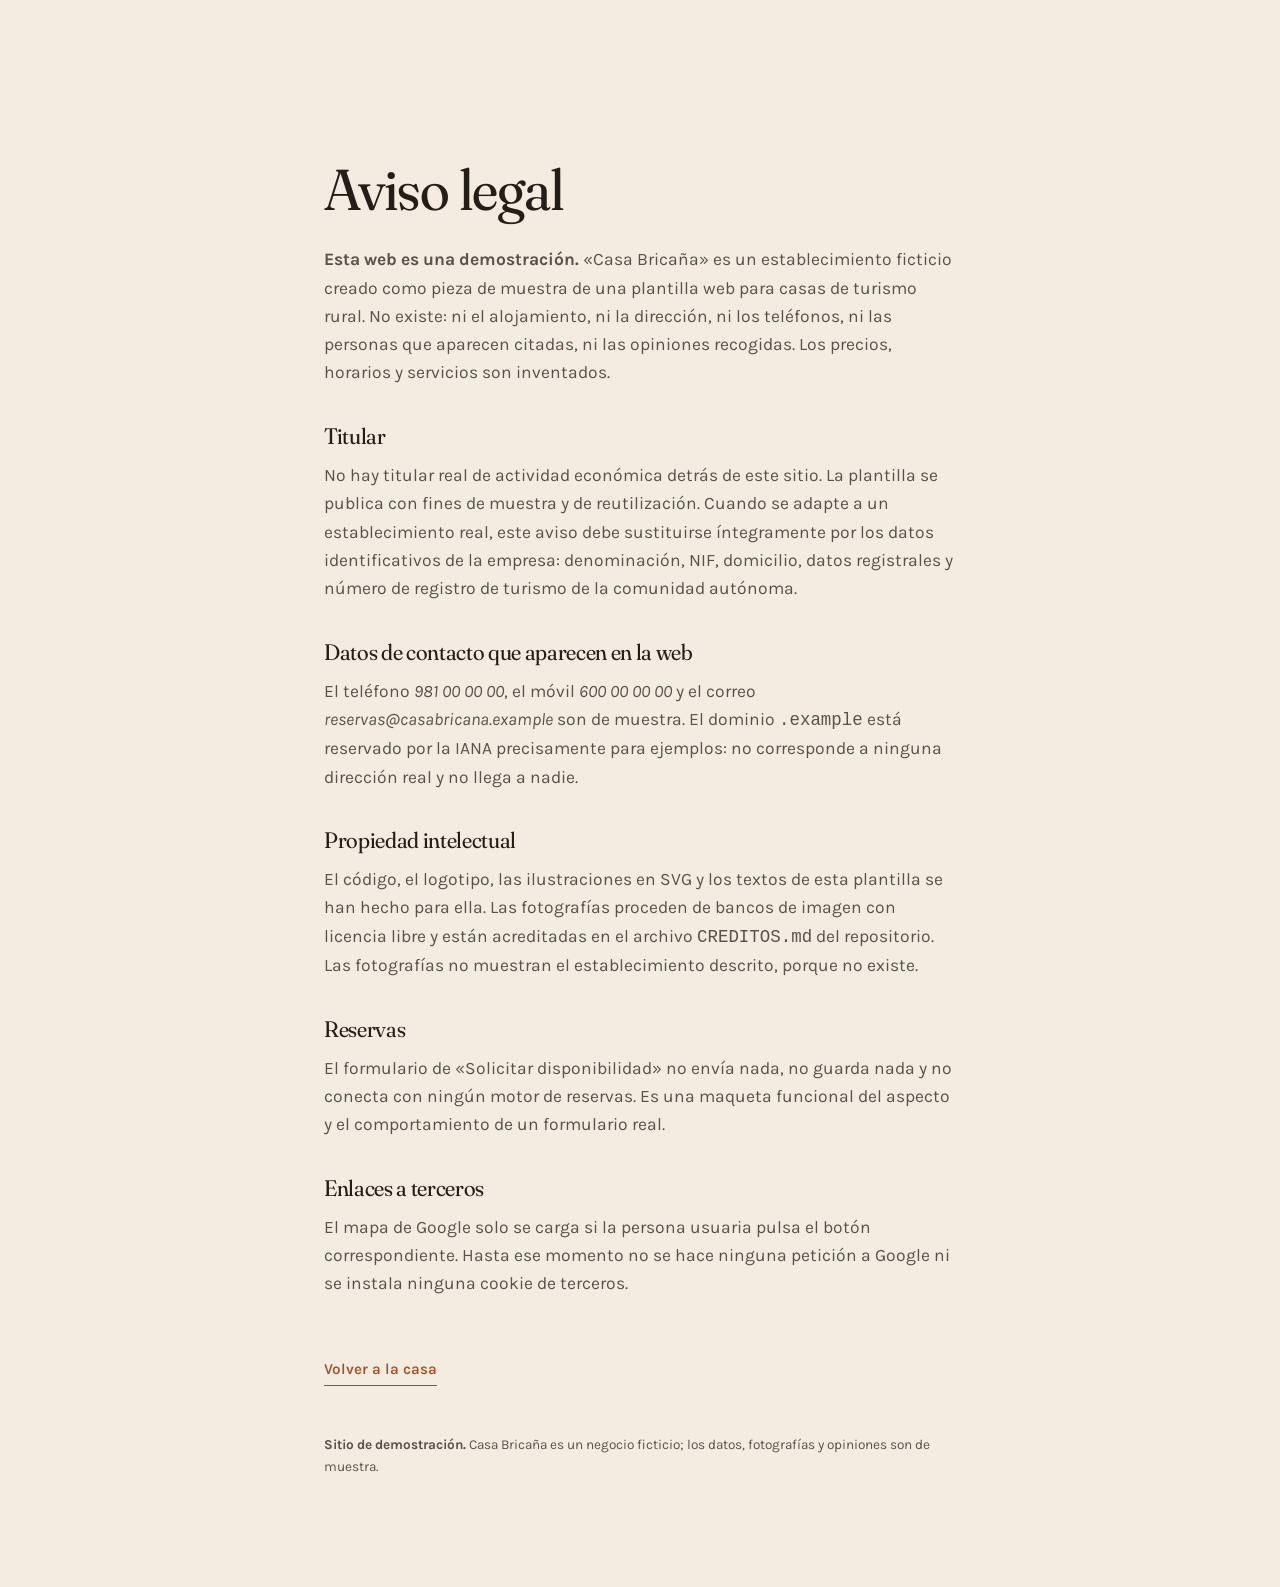
<file: aviso-legal.html>
<!DOCTYPE html>
<!-- SITIO DE DEMOSTRACIÓN — Casa Bricaña es un negocio ficticio. -->
<html lang="es">
<head>
<meta charset="utf-8">
<meta name="viewport" content="width=device-width, initial-scale=1">
<meta name="robots" content="noindex, nofollow">
<title>Aviso legal · Casa Bricaña</title>
<link rel="icon" href="favicon.svg" type="image/svg+xml">
<link rel="preconnect" href="https://fonts.googleapis.com">
<link rel="preconnect" href="https://fonts.gstatic.com" crossorigin>
<link href="https://fonts.googleapis.com/css2?family=Fraunces:ital,opsz,wght@0,9..144,300..900;1,9..144,300..900&family=Karla:ital,wght@0,300..700;1,300..600&display=swap" rel="stylesheet">
<link rel="stylesheet" href="css/estilo.css">
</head>
<body>
<main class="texto-legal">
  <h1>Aviso legal</h1>

  <p><strong>Esta web es una demostración.</strong> «Casa Bricaña» es un
  establecimiento ficticio creado como pieza de muestra de una plantilla web
  para casas de turismo rural. No existe: ni el alojamiento, ni la dirección,
  ni los teléfonos, ni las personas que aparecen citadas, ni las opiniones
  recogidas. Los precios, horarios y servicios son inventados.</p>

  <h2>Titular</h2>
  <p>No hay titular real de actividad económica detrás de este sitio. La
  plantilla se publica con fines de muestra y de reutilización. Cuando se
  adapte a un establecimiento real, este aviso debe sustituirse íntegramente
  por los datos identificativos de la empresa: denominación, NIF, domicilio,
  datos registrales y número de registro de turismo de la comunidad
  autónoma.</p>

  <h2>Datos de contacto que aparecen en la web</h2>
  <p>El teléfono <em>981 00 00 00</em>, el móvil <em>600 00 00 00</em> y el
  correo <em>reservas@casabricana.example</em> son de muestra. El dominio
  <code>.example</code> está reservado por la IANA precisamente para ejemplos:
  no corresponde a ninguna dirección real y no llega a nadie.</p>

  <h2>Propiedad intelectual</h2>
  <p>El código, el logotipo, las ilustraciones en SVG y los textos de esta
  plantilla se han hecho para ella. Las fotografías proceden de bancos de
  imagen con licencia libre y están acreditadas en el archivo
  <code>CREDITOS.md</code> del repositorio. Las fotografías no muestran el
  establecimiento descrito, porque no existe.</p>

  <h2>Reservas</h2>
  <p>El formulario de «Solicitar disponibilidad» no envía nada, no guarda nada
  y no conecta con ningún motor de reservas. Es una maqueta funcional del
  aspecto y el comportamiento de un formulario real.</p>

  <h2>Enlaces a terceros</h2>
  <p>El mapa de Google solo se carga si la persona usuaria pulsa el botón
  correspondiente. Hasta ese momento no se hace ninguna petición a Google ni
  se instala ninguna cookie de terceros.</p>

  <p><a class="volver enlace-flecha" href="index.html">Volver a la casa</a></p>

  <p style="margin-top:3rem;font-size:.85rem"><strong>Sitio de demostración.</strong>
  Casa Bricaña es un negocio ficticio; los datos, fotografías y opiniones son de muestra.</p>
</main>
</body>
</html>
</file>
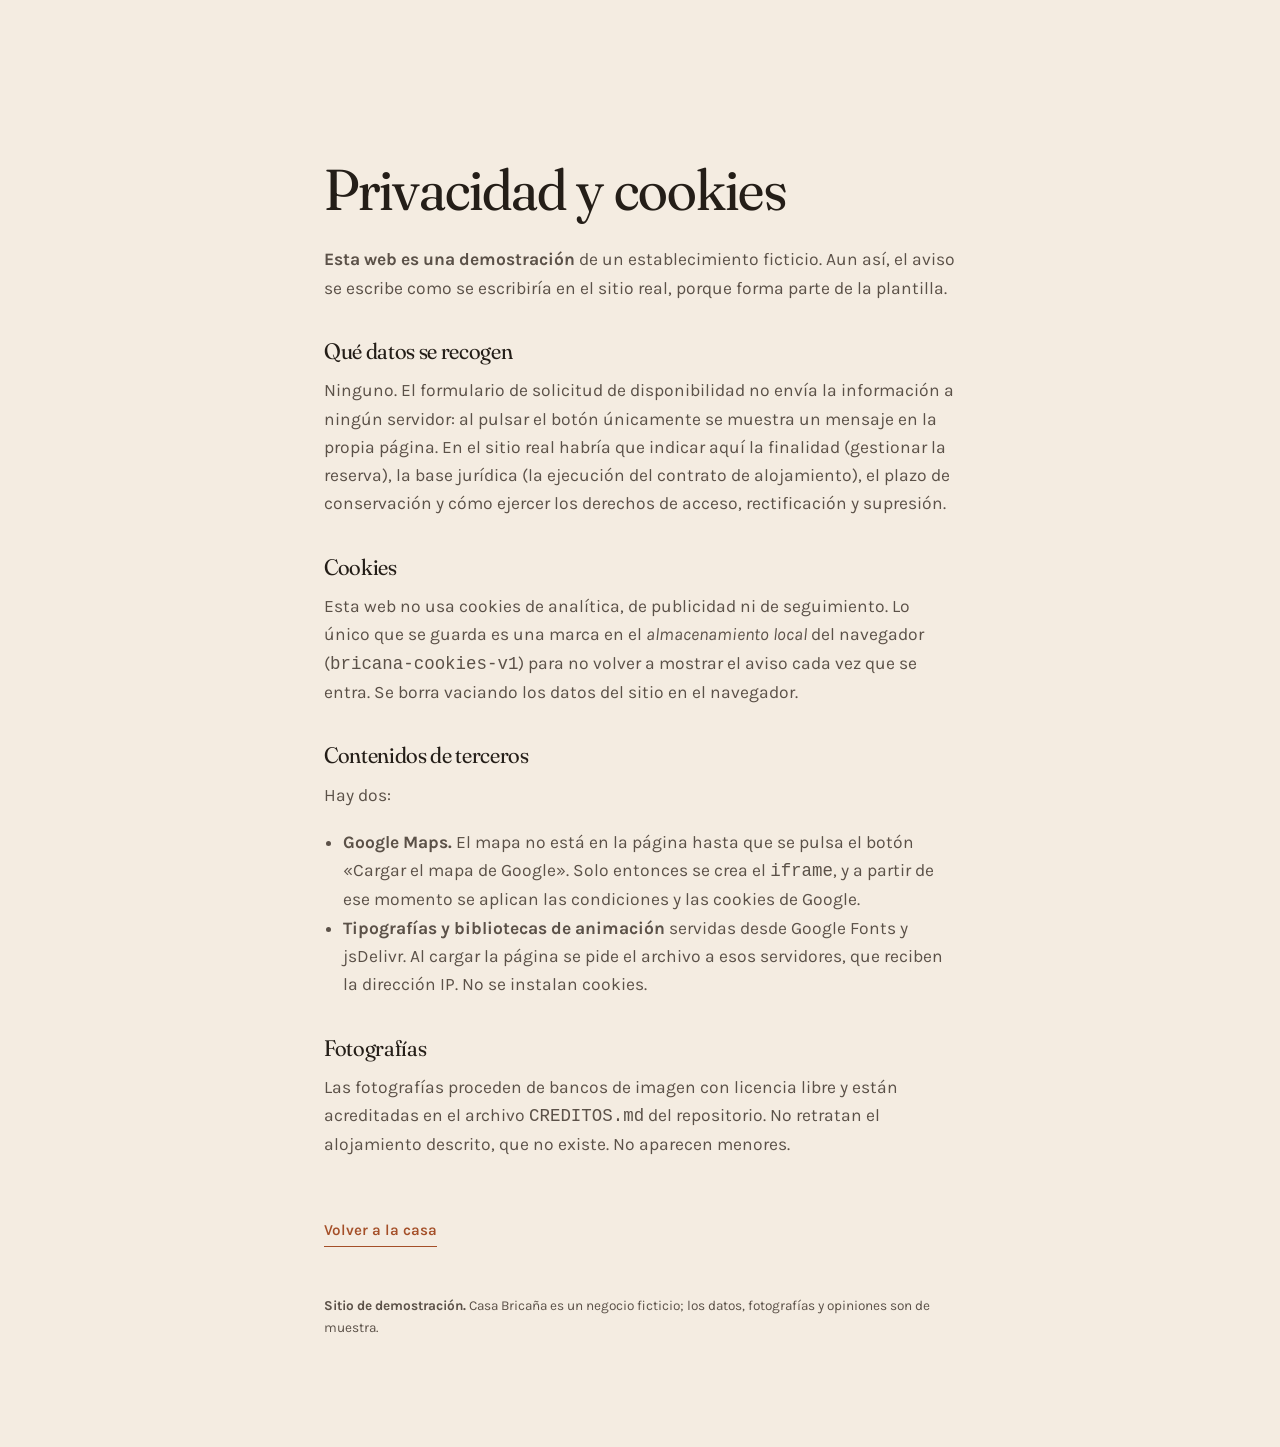
<file: privacidad.html>
<!DOCTYPE html>
<!-- SITIO DE DEMOSTRACIÓN — Casa Bricaña es un negocio ficticio. -->
<html lang="es">
<head>
<meta charset="utf-8">
<meta name="viewport" content="width=device-width, initial-scale=1">
<meta name="robots" content="noindex, nofollow">
<title>Privacidad y cookies · Casa Bricaña</title>
<link rel="icon" href="favicon.svg" type="image/svg+xml">
<link rel="preconnect" href="https://fonts.googleapis.com">
<link rel="preconnect" href="https://fonts.gstatic.com" crossorigin>
<link href="https://fonts.googleapis.com/css2?family=Fraunces:ital,opsz,wght@0,9..144,300..900;1,9..144,300..900&family=Karla:ital,wght@0,300..700;1,300..600&display=swap" rel="stylesheet">
<link rel="stylesheet" href="css/estilo.css">
</head>
<body>
<main class="texto-legal">
  <h1>Privacidad y cookies</h1>

  <p><strong>Esta web es una demostración</strong> de un establecimiento
  ficticio. Aun así, el aviso se escribe como se escribiría en el sitio real,
  porque forma parte de la plantilla.</p>

  <h2>Qué datos se recogen</h2>
  <p>Ninguno. El formulario de solicitud de disponibilidad no envía la
  información a ningún servidor: al pulsar el botón únicamente se muestra un
  mensaje en la propia página. En el sitio real habría que indicar aquí la
  finalidad (gestionar la reserva), la base jurídica (la ejecución del contrato
  de alojamiento), el plazo de conservación y cómo ejercer los derechos de
  acceso, rectificación y supresión.</p>

  <h2>Cookies</h2>
  <p>Esta web no usa cookies de analítica, de publicidad ni de seguimiento. Lo
  único que se guarda es una marca en el <em>almacenamiento local</em> del
  navegador (<code>bricana-cookies-v1</code>) para no volver a mostrar el aviso
  cada vez que se entra. Se borra vaciando los datos del sitio en el
  navegador.</p>

  <h2>Contenidos de terceros</h2>
  <p>Hay dos:</p>
  <ul>
    <li><strong>Google Maps.</strong> El mapa no está en la página hasta que se
    pulsa el botón «Cargar el mapa de Google». Solo entonces se crea el
    <code>iframe</code>, y a partir de ese momento se aplican las condiciones y
    las cookies de Google.</li>
    <li><strong>Tipografías y bibliotecas de animación</strong> servidas desde
    Google Fonts y jsDelivr. Al cargar la página se pide el archivo a esos
    servidores, que reciben la dirección IP. No se instalan cookies.</li>
  </ul>

  <h2>Fotografías</h2>
  <p>Las fotografías proceden de bancos de imagen con licencia libre y están
  acreditadas en el archivo <code>CREDITOS.md</code> del repositorio. No
  retratan el alojamiento descrito, que no existe. No aparecen menores.</p>

  <p><a class="volver enlace-flecha" href="index.html">Volver a la casa</a></p>

  <p style="margin-top:3rem;font-size:.85rem"><strong>Sitio de demostración.</strong>
  Casa Bricaña es un negocio ficticio; los datos, fotografías y opiniones son de muestra.</p>
</main>
</body>
</html>
</file>
<file: css/estilo.css>
/* ============================================================
   Casa Bricaña — plantilla de demostración (negocio ficticio)
   Concepto: «Orballo». Todo se descubre como se despeja un
   cristal empañado: velos que se retiran, agua que baja, niveles
   que suben.
   ============================================================ */

:root {
  --lino: #f4ece1;
  --lino-hondo: #eadfce;
  --niebla: #e2d8c8;
  --arena: #d6c3a5;
  --fento: #263528;
  --fento-medio: #4e6249;
  --oxido: #a44f28;
  --oxido-claro: #c4703f;
  --tinta: #241e18;
  --tinta-suave: #5b5148;
  --cristal: rgba(244, 236, 225, 0.86);

  --serif: "Fraunces", "Iowan Old Style", Georgia, serif;
  --sans: "Karla", "Helvetica Neue", Arial, sans-serif;

  --gutter: clamp(1.15rem, 5vw, 5rem);
  --ancho: 1320px;
  --radio: 2px;
  --sombra: 0 18px 46px -28px rgba(36, 30, 24, .55);
  --curva: cubic-bezier(.22, .68, .3, 1);
}

*, *::before, *::after { box-sizing: border-box; }

html { -webkit-text-size-adjust: 100%; }

body {
  margin: 0;
  background: var(--lino);
  color: var(--tinta);
  font-family: var(--sans);
  font-size: clamp(1rem, .96rem + .22vw, 1.09rem);
  line-height: 1.62;
  font-weight: 400;
  overflow-x: hidden;
  -webkit-font-smoothing: antialiased;
}

img { max-width: 100%; height: auto; display: block; }

h1, h2, h3 {
  font-family: var(--serif);
  font-weight: 400;
  font-variation-settings: "SOFT" 40, "WONK" 1, "opsz" 80;
  line-height: 1.04;
  letter-spacing: -.015em;
  margin: 0;
  text-wrap: balance;
}

p { margin: 0 0 1.1em; }
a { color: inherit; }

::selection { background: var(--arena); color: var(--tinta); }

:focus-visible {
  outline: 2px solid var(--oxido);
  outline-offset: 3px;
  border-radius: 2px;
}

.saltar {
  position: fixed;
  top: .6rem; left: .6rem;
  z-index: 200;
  background: var(--fento);
  color: var(--lino);
  padding: .65rem 1rem;
  font-size: .85rem;
  text-decoration: none;
  transform: translateY(-160%);
  transition: transform .25s var(--curva);
}
.saltar:focus { transform: translateY(0); }

/* ---------- utilidades ---------- */

.seccion {
  max-width: var(--ancho);
  margin-inline: auto;
  padding: clamp(4.5rem, 10vw, 9rem) var(--gutter);
}

.seccion__indice {
  font-size: .76rem;
  letter-spacing: .26em;
  text-transform: uppercase;
  color: var(--fento-medio);
  display: flex;
  align-items: center;
  gap: .8rem;
  margin-bottom: clamp(1.6rem, 4vw, 2.6rem);
}
.seccion__indice span {
  /* Texto grande a propósito: en negrita y por encima de 14 pt, el umbral de
     contraste baja de 4,5 a 3 y el óxido de la marca pasa sin retocarse.
     (Auditoría de accesibilidad, opción 2.) */
  font-family: var(--serif);
  font-size: 1.3rem;
  font-weight: 700;
  letter-spacing: 0;
  color: var(--oxido);
  border-bottom: 1px solid currentColor;
  padding-bottom: 2px;
}

.titular {
  font-size: clamp(1.9rem, 1.2rem + 2.7vw, 3.3rem);
  max-width: 19ch;
}
.titular--grande {
  font-size: clamp(2.3rem, 1.2rem + 4.2vw, 4.6rem);
  max-width: 16ch;
}

.boton {
  --fondo: var(--oxido);
  display: inline-flex;
  align-items: center;
  justify-content: center;
  gap: .5rem;
  padding: .92rem 1.55rem;
  font-family: var(--sans);
  font-size: .9rem;
  font-weight: 600;
  letter-spacing: .04em;
  text-decoration: none;
  border: 1px solid var(--fondo);
  border-radius: 999px;
  background: var(--fondo);
  color: var(--lino);
  cursor: pointer;
  position: relative;
  overflow: hidden;
  transition: background .3s var(--curva), color .3s var(--curva), border-color .3s var(--curva);
}
.boton--oxido:hover, .boton--oxido:focus-visible { background: var(--fento); border-color: var(--fento); }
.boton--linea {
  background: transparent;
  color: currentColor;
  border-color: currentColor;
}
.boton--linea:hover, .boton--linea:focus-visible { background: currentColor; }
.boton--linea:hover span, .boton--linea:focus-visible span { color: var(--lino); }
.boton--linea:hover, .boton--linea:focus-visible { color: var(--fento); }
.boton--linea:hover { color: var(--fento); background: var(--arena); border-color: var(--arena); }

.enlace-flecha {
  display: inline-flex;
  align-items: center;
  gap: .7rem;
  font-weight: 600;
  font-size: .95rem;
  text-decoration: none;
  border-bottom: 1px solid currentColor;
  padding-bottom: .25rem;
  color: var(--oxido);
}
.enlace-flecha svg { width: 26px; transition: transform .35s var(--curva); }
.enlace-flecha:hover svg { transform: translateX(6px); }

/* ---------- cabecera ---------- */

.cabecera {
  position: fixed;
  inset: 0 0 auto 0;
  z-index: 90;
  display: flex;
  align-items: center;
  justify-content: space-between;
  gap: 1rem;
  padding: 1rem var(--gutter);
  color: var(--lino);
  transition: background .4s var(--curva), color .4s var(--curva), padding .4s var(--curva), box-shadow .4s var(--curva);
}
.cabecera--posada {
  background: var(--cristal);
  color: var(--tinta);
  backdrop-filter: blur(8px);
  padding-block: .6rem;
  box-shadow: 0 1px 0 rgba(36, 30, 24, .12);
}

.marca {
  display: flex;
  align-items: center;
  gap: .7rem;
  text-decoration: none;
  color: inherit;
}
.marca__mark { width: 22px; height: 30px; flex: none; }
.marca__texto { display: flex; flex-direction: column; line-height: 1.1; }
.marca__nombre {
  font-family: var(--serif);
  font-size: 1.18rem;
  font-variation-settings: "SOFT" 40, "WONK" 1, "opsz" 40;
}
.marca__bajada {
  font-size: .64rem;
  letter-spacing: .22em;
  text-transform: uppercase;
  opacity: .72;
}

.nav { display: flex; align-items: center; gap: clamp(1rem, 2.4vw, 2.4rem); }
.nav__lista {
  display: flex;
  gap: clamp(.9rem, 2vw, 2rem);
  list-style: none;
  margin: 0; padding: 0;
  font-size: .88rem;
}
.nav__lista a {
  text-decoration: none;
  padding: .3rem 0;
  position: relative;
}
.nav__lista a::after {
  content: "";
  position: absolute;
  left: 0; bottom: 0;
  width: 100%; height: 1px;
  background: currentColor;
  transform: scaleX(0);
  transform-origin: right;
  transition: transform .35s var(--curva);
}
.nav__lista a:hover::after, .nav__lista a:focus-visible::after { transform: scaleX(1); transform-origin: left; }
.nav .boton { padding: .68rem 1.2rem; font-size: .82rem; }

.hamburguesa {
  display: none;
  align-items: center;
  gap: .55rem;
  background: none;
  border: 0;
  color: inherit;
  font-family: var(--sans);
  font-size: .78rem;
  letter-spacing: .2em;
  text-transform: uppercase;
  cursor: pointer;
  padding: .5rem;
}
.hamburguesa__caja { display: grid; gap: 5px; width: 24px; }
.hamburguesa__caja i {
  display: block; height: 1.5px; background: currentColor;
  transition: transform .3s var(--curva), opacity .3s var(--curva);
}
.hamburguesa[aria-expanded="true"] .hamburguesa__caja i:first-child { transform: translateY(3.2px) rotate(20deg); }
.hamburguesa[aria-expanded="true"] .hamburguesa__caja i:last-child { transform: translateY(-3.2px) rotate(-20deg); }

/* ---------- pluviómetro (progreso) ---------- */

.pluviometro {
  position: fixed;
  left: max(.9rem, calc(var(--gutter) * .35));
  top: 50%;
  transform: translateY(-50%);
  z-index: 60;
  color: var(--fento);
  display: grid;
  justify-items: center;
  gap: .4rem;
  opacity: 0;
  transition: opacity .5s var(--curva);
  pointer-events: none;
}
.pluviometro--visible { opacity: .85; }
.pluviometro svg { width: 22px; height: 104px; overflow: visible; }
.pluviometro__nivel { fill: var(--oxido); opacity: .8; transform-box: fill-box; transform-origin: bottom; transform: scaleY(0); }
.pluviometro__cifra {
  font-family: var(--serif);
  font-size: .72rem;
  letter-spacing: .08em;
}

/* ---------- preloader ---------- */

.preloader { display: none; }
html.has-motion .preloader {
  display: grid;
  place-items: center;
  position: fixed;
  inset: 0;
  z-index: 300;
  background: var(--lino);
  color: var(--fento);
}
.preloader__inner { display: grid; justify-items: center; gap: .9rem; }
.preloader__mark { width: 34px; height: 46px; }
.preloader__drop { stroke-dasharray: 1; stroke-dashoffset: 1; }
.preloader__word {
  font-family: var(--serif);
  font-size: 1.1rem;
  letter-spacing: .3em;
  text-transform: uppercase;
  opacity: .6;
}

/* ---------- HERO ---------- */

.hero {
  position: relative;
  min-height: 100svh;
  display: flex;
  flex-direction: column;
  justify-content: flex-end;
  padding: 7rem var(--gutter) clamp(1.5rem, 4vw, 3rem);
  color: var(--lino);
  isolation: isolate;
  overflow: hidden;
}
.hero__foto { position: absolute; inset: 0; z-index: -3; }
.hero__foto img { width: 100%; height: 100%; object-fit: cover; }
.hero__cristal { position: absolute; inset: 0; z-index: -2; width: 100%; height: 100%; }
.hero__velo {
  position: absolute; inset: 0; z-index: -1;
  background:
    linear-gradient(to top, rgba(24, 30, 24, .86) 0%, rgba(24, 30, 24, .58) 38%, rgba(24, 30, 24, .12) 72%),
    linear-gradient(to right, rgba(24, 30, 24, .55), transparent 64%);
}

.hero__sobre {
  font-size: .76rem;
  letter-spacing: .26em;
  text-transform: uppercase;
  margin-bottom: 1.2rem;
  color: #eadcc4;
}
.hero__titular {
  font-size: clamp(2.6rem, 1rem + 6.6vw, 6.4rem);
  max-width: 15ch;
  margin-bottom: 1.4rem;
  font-variation-settings: "SOFT" 60, "WONK" 1, "opsz" 120;
}
.hero__entrada {
  max-width: 44ch;
  font-size: clamp(1rem, .95rem + .35vw, 1.2rem);
  color: rgba(244, 236, 225, .92);
}
.hero__acciones { display: flex; flex-wrap: wrap; gap: .8rem; margin-top: 2rem; }
.hero__acciones .boton--linea { color: var(--lino); }
.hero__pista {
  margin-top: 1.8rem;
  font-size: .74rem;
  letter-spacing: .22em;
  text-transform: uppercase;
  color: rgba(244, 236, 225, .6);
  display: flex;
  align-items: center;
  gap: .6rem;
}
.hero__pista::before {
  content: "";
  width: 34px; height: 1px;
  background: currentColor;
}
.hero__pie {
  display: flex;
  flex-wrap: wrap;
  gap: clamp(1rem, 4vw, 3rem);
  margin-top: clamp(2.5rem, 7vw, 5rem);
  padding-top: 1.1rem;
  border-top: 1px solid rgba(244, 236, 225, .25);
  font-size: .8rem;
  letter-spacing: .1em;
  text-transform: uppercase;
  color: rgba(244, 236, 225, .8);
}

/* ---------- cinta ---------- */

.cinta {
  background: var(--fento);
  color: var(--lino);
  padding: .9rem 0;
  overflow: hidden;
  white-space: nowrap;
}
.cinta__pista {
  display: inline-flex;
  align-items: center;
  gap: 1.6rem;
  will-change: transform;
}
.cinta__pista span {
  font-family: var(--serif);
  font-size: clamp(1.1rem, .9rem + .8vw, 1.7rem);
  font-style: italic;
  font-variation-settings: "SOFT" 60, "WONK" 1;
}
.cinta__gota { color: var(--oxido-claro); font-style: normal !important; }

/* ---------- la casa ---------- */

.casa__rejilla {
  display: grid;
  grid-template-columns: minmax(0, 1fr);
  gap: clamp(2.2rem, 5vw, 4.5rem);
  align-items: start;
}
@media (min-width: 900px) {
  .casa__rejilla { grid-template-columns: minmax(0, 1.05fr) minmax(0, .95fr); }
  .casa__figura { margin-top: 3.5rem; }
}
.casa__texto p { max-width: 46ch; color: var(--tinta-suave); }
.casa__texto .titular { margin-bottom: 1.6rem; }
.casa__texto strong { color: var(--tinta); font-weight: 600; }

figure { margin: 0; }
.casa__figura img, .mesa__figura img { width: 100%; }
figcaption {
  margin-top: .8rem;
  font-size: .82rem;
  color: var(--tinta-suave);
  font-style: italic;
}

[data-mascara] img { clip-path: inset(0 0 0 0); }
html.has-motion [data-mascara] img { clip-path: inset(0 0 100% 0); }

.cifras {
  display: grid;
  grid-template-columns: repeat(auto-fit, minmax(150px, 1fr));
  gap: 1.6rem 1rem;
  margin: clamp(3rem, 7vw, 5.5rem) 0 0;
  padding-top: 2rem;
  border-top: 1px solid rgba(36, 30, 24, .17);
}
.cifra dt {
  font-size: .74rem;
  letter-spacing: .18em;
  text-transform: uppercase;
  color: var(--fento-medio);
  margin-bottom: .35rem;
}
.cifra dd {
  margin: 0;
  font-family: var(--serif);
  font-size: clamp(2rem, 1.3rem + 2.4vw, 3.4rem);
  font-variation-settings: "SOFT" 30, "WONK" 0, "opsz" 100;
  line-height: 1;
  color: var(--fento);
}

/* ---------- las cinco ventanas ---------- */

.ventanas {
  background: var(--fento);
  color: var(--lino);
  position: relative;
  overflow: hidden;
}
.ventanas__cabecera { padding-bottom: clamp(2rem, 5vw, 3.5rem); }
.ventanas .seccion__indice { color: var(--arena); }
.ventanas .seccion__indice span { color: var(--oxido-claro); }
.ventanas__entrada { max-width: 50ch; color: rgba(244, 236, 225, .78); }

.ventanas__pista {
  overflow-x: auto;
  overflow-y: hidden;
  scroll-snap-type: x mandatory;
  -webkit-overflow-scrolling: touch;
  padding: 0 var(--gutter) clamp(2.5rem, 6vw, 4rem);
  scrollbar-width: thin;
}
.ventanas__pista--anclada {
  overflow: hidden;
  padding-bottom: 0;
  height: 100svh;
  display: flex;
  align-items: center;
}
.ventanas__carro {
  display: flex;
  gap: clamp(1.2rem, 3vw, 2.6rem);
  width: max-content;
  will-change: transform;
}
.ventanas__pista--anclada .ventanas__carro { padding-right: 18vw; }

.ventana {
  width: min(78vw, 400px);
  flex: none;
  scroll-snap-align: center;
}
.ventanas__pista--anclada .ventana { width: clamp(300px, 27vw, 430px); }

.ventana__marco {
  position: relative;
  border: 10px solid var(--lino-hondo);
  outline: 1px solid rgba(214, 195, 165, .35);
  background: var(--lino-hondo);
  aspect-ratio: 4 / 5;
  overflow: hidden;
}
.ventana__marco img { width: 100%; height: 100%; object-fit: cover; }
.ventana__cruz {
  position: absolute; inset: 0;
  width: 100%; height: 100%;
  color: var(--lino-hondo);
  opacity: .85;
  pointer-events: none;
}
.ventana__cruz path { stroke-width: 9; }

.ventana__ficha { padding-top: 1.3rem; }
.ventana__ficha h3 {
  font-size: clamp(1.6rem, 1.2rem + 1.2vw, 2.3rem);
  margin-bottom: .5rem;
  color: var(--lino);
}
.ventana__vista {
  color: rgba(244, 236, 225, .74);
  font-size: .95rem;
  max-width: 34ch;
  min-height: 4.6em;
}
.ventana__datos {
  list-style: none;
  margin: 0 0 1rem;
  padding: 0;
  border-top: 1px solid rgba(244, 236, 225, .2);
}
.ventana__datos li {
  display: flex;
  justify-content: space-between;
  gap: 1rem;
  padding: .45rem 0;
  border-bottom: 1px solid rgba(244, 236, 225, .14);
  font-size: .85rem;
}
.ventana__datos span { color: rgba(244, 236, 225, .6); letter-spacing: .06em; text-transform: uppercase; font-size: .72rem; align-self: center; }
.ventana__datos b { font-weight: 500; }
.ventana__precio { display: flex; align-items: baseline; gap: .55rem; margin: 0; }
.ventana__precio b {
  font-family: var(--serif);
  font-size: 1.9rem;
  font-weight: 400;
  color: var(--arena);
}
.ventana__precio span { font-size: .78rem; color: rgba(244, 236, 225, .6); }

.ventanas__brujula {
  position: absolute;
  right: var(--gutter);
  bottom: clamp(1.2rem, 4vw, 2.6rem);
  display: grid;
  justify-items: center;
  gap: .5rem;
  color: var(--arena);
  pointer-events: none;
  opacity: .8;
}
.ventanas__brujula svg { width: 66px; height: 66px; }
.brujula__letra { font-family: var(--sans); font-size: 11px; fill: currentColor; opacity: .7; }
.ventanas__arrastra {
  font-size: .68rem;
  letter-spacing: .22em;
  text-transform: uppercase;
}
@media (max-width: 700px) { .ventanas__brujula { display: none; } }

/* ---------- servicios: la pila ---------- */

.servicios {
  background: var(--lino-hondo);
  padding-bottom: clamp(3rem, 8vw, 6rem);
}
.servicios__intro { padding-bottom: clamp(1.5rem, 4vw, 2.5rem); }

.pila {
  list-style: none;
  margin: 0 auto;
  padding: 0 var(--gutter);
  max-width: var(--ancho);
}
.pila__item {
  position: sticky;
  top: clamp(5rem, 14vh, 9rem);
  margin-bottom: clamp(3rem, 9vh, 7rem);
}
.pila__item:last-child { margin-bottom: 0; }

.tarjeta {
  display: grid;
  grid-template-columns: minmax(0, 1fr);
  gap: 1.5rem;
  background: var(--lino);
  border: 1px solid rgba(36, 30, 24, .14);
  border-radius: 3px;
  padding: clamp(1.6rem, 4vw, 3rem);
  box-shadow: var(--sombra);
  transform-origin: top center;
}
@media (min-width: 820px) {
  .tarjeta { grid-template-columns: minmax(0, 1.35fr) minmax(0, .65fr); align-items: center; gap: 2.5rem; }
}
.tarjeta__num {
  font-family: var(--serif);
  font-size: .95rem;
  letter-spacing: .1em;
  color: var(--oxido);
  margin-bottom: .8rem;
}
.tarjeta h3 {
  font-size: clamp(1.5rem, 1.1rem + 1.5vw, 2.4rem);
  margin-bottom: .9rem;
}
.tarjeta p { color: var(--tinta-suave); max-width: 52ch; }
.tarjeta__nota {
  /* en sans: la cursiva de Fraunces no trae el signo del euro */
  font-family: var(--sans);
  font-style: italic;
  font-size: .95rem;
  color: var(--fento) !important;
  margin-bottom: 0;
}
.tarjeta__dibujo { color: var(--fento-medio); }
.tarjeta__dibujo svg { width: 100%; max-width: 230px; margin-inline: auto; }

/* ---------- la mesa ---------- */

.mesa__rejilla {
  display: grid;
  grid-template-columns: minmax(0, 1fr);
  gap: clamp(2rem, 5vw, 4rem);
  align-items: start;
}
@media (min-width: 900px) {
  .mesa__rejilla { grid-template-columns: minmax(0, .9fr) minmax(0, 1.1fr); }
}
.mesa__texto .titular { margin-bottom: 1.8rem; }

.lista-mesa { list-style: none; margin: 0 0 1.5rem; padding: 0; }
.lista-mesa li {
  display: grid;
  grid-template-columns: 1fr auto;
  gap: .2rem 1rem;
  padding: 1rem 0;
  border-bottom: 1px solid rgba(36, 30, 24, .15);
}
.lista-mesa b {
  font-family: var(--serif);
  font-size: 1.25rem;
  font-weight: 400;
}
.lista-mesa span {
  font-family: var(--serif);
  font-size: 1.15rem;
  color: var(--oxido);
  white-space: nowrap;
}
.lista-mesa em {
  grid-column: 1 / -1;
  font-style: normal;
  font-size: .9rem;
  color: var(--tinta-suave);
}
.mesa__pie { font-size: .85rem; color: var(--tinta-suave); font-style: italic; }

/* ---------- el año ---------- */

.ano { background: var(--lino); }
.ano__entrada { max-width: 48ch; color: var(--tinta-suave); margin-top: 1.2rem; }

.ano__barra {
  display: grid;
  grid-template-columns: repeat(12, minmax(0, 1fr));
  gap: 2px;
  margin: clamp(2rem, 5vw, 3.2rem) 0 0;
  border-top: 1px solid rgba(36, 30, 24, .2);
  padding-top: .8rem;
}
.mes {
  appearance: none;
  border: 0;
  background: none;
  cursor: pointer;
  font-family: var(--sans);
  font-size: .72rem;
  letter-spacing: .08em;
  text-transform: uppercase;
  color: var(--tinta-suave);
  padding: .55rem .1rem;
  position: relative;
  transition: color .3s var(--curva);
}
.mes::before {
  content: "";
  position: absolute;
  top: -.85rem; left: 0; right: 0;
  height: 3px;
  background: var(--oxido);
  transform: scaleX(0);
  transform-origin: left;
  transition: transform .4s var(--curva);
}
.mes:hover { color: var(--tinta); }
.mes[aria-selected="true"] { color: var(--oxido); font-weight: 700; }
.mes[aria-selected="true"]::before { transform: scaleX(1); }

.ano__panel {
  display: grid;
  grid-template-columns: minmax(0, 1fr);
  gap: clamp(1.6rem, 4vw, 3rem);
  margin-top: clamp(2rem, 5vw, 3rem);
  align-items: start;
}
@media (min-width: 900px) {
  .ano__panel { grid-template-columns: minmax(0, 1.2fr) minmax(0, .55fr) minmax(0, .95fr); }
}
.ano__temporada {
  display: inline-block;
  font-size: .72rem;
  letter-spacing: .2em;
  text-transform: uppercase;
  background: var(--arena);
  color: var(--tinta);
  padding: .35rem .8rem;
  border-radius: 999px;
  margin-bottom: 1rem;
}
.ano__nombre { font-size: clamp(2.2rem, 1.4rem + 3vw, 3.8rem); margin-bottom: .7rem; }
.ano__frase { max-width: 38ch; color: var(--tinta-suave); }
.ano__lista { list-style: none; margin: 0; padding: 0; }
.ano__lista li {
  padding: .5rem 0 .5rem 1.4rem;
  position: relative;
  border-bottom: 1px dotted rgba(36, 30, 24, .25);
  font-size: .95rem;
}
.ano__lista li::before {
  content: "";
  position: absolute;
  left: 0; top: 1.05em;
  width: 7px; height: 9px;
  background: var(--oxido);
  clip-path: path("M3.5 0C3.5 0 0 4.6 0 6.4a3.5 3.5 0 0 0 7 0C7 4.6 3.5 0 3.5 0Z");
}
.ano__columna--dato {
  border-left: 1px solid rgba(36, 30, 24, .16);
  padding-left: clamp(1rem, 2vw, 1.8rem);
}
.ano__etiqueta {
  font-size: .7rem;
  letter-spacing: .2em;
  text-transform: uppercase;
  color: var(--fento-medio);
  margin-bottom: .2rem;
}
.ano__precio {
  font-family: var(--serif);
  font-size: clamp(2.4rem, 1.6rem + 2.6vw, 3.6rem);
  line-height: 1;
  margin-bottom: 1.4rem;
  color: var(--fento);
}
.ano__lluvia { font-family: var(--serif); font-size: 1.6rem; margin-bottom: .8rem; color: var(--fento); }
.ano__probeta {
  width: 100%;
  max-width: 120px;
  height: 10px;
  background: var(--niebla);
  border-radius: 999px;
  overflow: hidden;
}
.ano__nivel {
  height: 100%;
  width: 100%;
  background: var(--oxido);
  transform-origin: left;
  transform: scaleX(.5);
  transition: transform .6s var(--curva);
}
.ano__figura { overflow: hidden; }
.ano__figura img { width: 100%; aspect-ratio: 4 / 5; object-fit: cover; }

/* ---------- voces ---------- */

.voces { background: var(--niebla); }
.voces__aviso {
  font-size: .82rem;
  color: var(--tinta-suave);
  font-style: italic;
  margin-top: 1rem;
  max-width: 54ch;
}
.voces__rejilla {
  display: grid;
  grid-template-columns: repeat(auto-fit, minmax(258px, 1fr));
  gap: clamp(1rem, 2.5vw, 2rem);
  margin-top: clamp(2rem, 5vw, 3.2rem);
}
.voz {
  margin: 0;
  background: var(--lino);
  padding: clamp(1.3rem, 3vw, 2rem);
  border-radius: 3px;
  border: 1px solid rgba(36, 30, 24, .1);
  display: flex;
  flex-direction: column;
  justify-content: space-between;
  gap: 1.2rem;
}
.voz p {
  font-family: var(--serif);
  font-size: 1.12rem;
  line-height: 1.45;
  margin: 0;
}
.voz footer { display: grid; font-size: .8rem; color: var(--tinta-suave); }
.voz footer b { color: var(--oxido); font-size: .9rem; }

/* ---------- reservar ---------- */

.reservar__rejilla {
  display: grid;
  grid-template-columns: minmax(0, 1fr);
  gap: clamp(2rem, 5vw, 4rem);
  align-items: start;
}
@media (min-width: 980px) {
  .reservar__rejilla { grid-template-columns: minmax(0, 1fr) minmax(0, .85fr); }
}
.reservar__texto p { max-width: 44ch; color: var(--tinta-suave); }
.reservar__texto .titular { margin-bottom: 1.4rem; }
.reservar__datos { list-style: none; margin: 2rem 0; padding: 0; }
.reservar__datos li {
  display: grid;
  grid-template-columns: 8rem minmax(0, 1fr);
  gap: 1rem;
  padding: .7rem 0;
  border-bottom: 1px solid rgba(36, 30, 24, .14);
  font-size: .95rem;
}
.reservar__datos span {
  font-size: .72rem;
  letter-spacing: .18em;
  text-transform: uppercase;
  color: var(--fento-medio);
  align-self: center;
}
.reservar__datos a { text-decoration: none; border-bottom: 1px solid var(--arena); }
.reservar__datos a:hover { border-color: var(--oxido); color: var(--oxido); }

.normas {
  background: var(--lino-hondo);
  padding: clamp(1.2rem, 3vw, 2rem);
  border-radius: 3px;
}
.normas h3 {
  font-size: 1.2rem;
  margin-bottom: .8rem;
}
.normas ul { margin: 0; padding-left: 1.1rem; font-size: .92rem; color: var(--tinta-suave); }
.normas li { margin-bottom: .35rem; }

.formulario {
  background: var(--fento);
  color: var(--lino);
  padding: clamp(1.4rem, 3.5vw, 2.4rem);
  border-radius: 3px;
}
.formulario__aviso {
  font-size: .78rem;
  letter-spacing: .1em;
  text-transform: uppercase;
  color: var(--arena);
  border-bottom: 1px solid rgba(244, 236, 225, .22);
  padding-bottom: .8rem;
}
.campo { margin-bottom: 1rem; }
.campo--doble { display: grid; grid-template-columns: 1fr 1fr; gap: 1rem; }
.formulario label {
  display: block;
  font-size: .72rem;
  letter-spacing: .16em;
  text-transform: uppercase;
  margin-bottom: .35rem;
  color: rgba(244, 236, 225, .72);
}
.formulario input[type="text"],
.formulario input[type="date"],
.formulario select,
.formulario textarea {
  width: 100%;
  background: rgba(244, 236, 225, .07);
  border: 1px solid rgba(244, 236, 225, .28);
  border-radius: 2px;
  color: var(--lino);
  font-family: var(--sans);
  font-size: .95rem;
  padding: .7rem .8rem;
  transition: border-color .3s var(--curva), background .3s var(--curva);
}
.formulario input::placeholder, .formulario textarea::placeholder { color: rgba(244, 236, 225, .42); }
.formulario input:focus, .formulario select:focus, .formulario textarea:focus {
  border-color: var(--arena);
  background: rgba(244, 236, 225, .12);
}
.formulario select option { color: var(--tinta); }
.casilla {
  display: flex !important;
  align-items: flex-start;
  gap: .6rem;
  text-transform: none !important;
  letter-spacing: 0 !important;
  font-size: .85rem !important;
  margin-bottom: 1.2rem !important;
  color: rgba(244, 236, 225, .8) !important;
}
.casilla input { width: 16px; height: 16px; margin-top: .2rem; accent-color: var(--oxido); }
.formulario .boton { width: 100%; }
.formulario__respuesta {
  margin: 1rem 0 0;
  font-size: .9rem;
  color: var(--arena);
  min-height: 1.2em;
}

/* ---------- cómo llegar ---------- */

.llegar { background: var(--lino-hondo); }
.llegar__rejilla {
  display: grid;
  grid-template-columns: minmax(0, 1fr);
  gap: clamp(2rem, 4vw, 3.4rem);
  align-items: stretch;
}
@media (min-width: 900px) { .llegar__rejilla { grid-template-columns: minmax(0, .95fr) minmax(0, 1.05fr); } }
.llegar__lista { list-style: none; margin: 1.8rem 0 0; padding: 0; }
.llegar__lista li {
  display: grid;
  grid-template-columns: 8.5rem minmax(0, 1fr);
  gap: 1rem;
  padding: .9rem 0;
  border-top: 1px solid rgba(36, 30, 24, .16);
  font-size: .95rem;
  color: var(--tinta-suave);
}
.llegar__lista b {
  font-family: var(--serif);
  font-weight: 400;
  font-size: 1.1rem;
  color: var(--tinta);
}
.llegar__mapa { min-height: 340px; display: grid; }
.mapa-consent {
  display: grid;
  place-content: center;
  justify-items: center;
  gap: 1rem;
  text-align: center;
  background: var(--niebla);
  color: var(--fento);
  padding: clamp(1.5rem, 4vw, 3rem);
  border: 1px solid rgba(36, 30, 24, .14);
  min-height: 340px;
}
.mapa-consent__dibujo { width: min(100%, 300px); color: var(--fento-medio); }
.mapa-consent p { max-width: 34ch; font-size: .92rem; margin: 0; }
.llegar__mapa iframe {
  width: 100%;
  min-height: 340px;
  height: 100%;
  border: 0;
  display: block;
}

/* ---------- pie ---------- */

.pie {
  background: var(--fento);
  color: var(--lino);
  padding: clamp(3rem, 7vw, 5rem) var(--gutter) 2rem;
}
.pie__rejilla {
  max-width: var(--ancho);
  margin-inline: auto;
  display: grid;
  grid-template-columns: repeat(auto-fit, minmax(190px, 1fr));
  gap: clamp(1.6rem, 4vw, 3rem);
}
.pie__marca .marca__mark { width: 26px; height: 34px; margin-bottom: .8rem; }
.pie__nombre {
  font-family: var(--serif);
  font-size: 1.5rem;
  margin: 0 0 .3rem;
}
.pie__lema { font-size: .9rem; color: rgba(244, 236, 225, .7); font-style: italic; }
.pie__bloque h2 {
  font-family: var(--sans);
  font-size: .72rem;
  letter-spacing: .22em;
  text-transform: uppercase;
  color: var(--arena);
  margin-bottom: .8rem;
  font-weight: 600;
}
.pie__bloque p { font-size: .92rem; color: rgba(244, 236, 225, .82); }
.pie__bloque ul { list-style: none; margin: 0; padding: 0; font-size: .92rem; }
.pie__bloque li { margin-bottom: .4rem; }
.pie a { text-decoration: none; border-bottom: 1px solid rgba(244, 236, 225, .3); }
.pie a:hover { border-color: var(--arena); color: var(--arena); }
.pie__demo, .pie__creditos {
  max-width: var(--ancho);
  margin: 2.5rem auto 0;
  padding-top: 1.2rem;
  border-top: 1px solid rgba(244, 236, 225, .2);
  font-size: .82rem;
  color: rgba(244, 236, 225, .74);
}
.pie__creditos { border-top: 0; padding-top: 0; margin-top: .4rem; font-size: .78rem; }
.pie code { font-size: .95em; color: var(--arena); }

/* ---------- cookies ---------- */

.cookie-banner {
  position: fixed;
  left: max(1rem, 3vw);
  right: max(1rem, 3vw);
  bottom: 1rem;
  z-index: 150;
  background: var(--lino);
  color: var(--tinta);
  border: 1px solid rgba(36, 30, 24, .2);
  border-radius: 4px;
  box-shadow: 0 24px 50px -24px rgba(36, 30, 24, .5);
  padding: clamp(1rem, 2.5vw, 1.6rem);
  max-width: 720px;
  margin-inline: auto;
}
.cookie-banner:not([hidden]) {
  display: flex;
  flex-wrap: wrap;
  align-items: center;
  justify-content: space-between;
  gap: 1rem;
}
.cookie-banner__texto { flex: 1 1 320px; }
.cookie-banner h2 { font-size: 1.15rem; margin-bottom: .4rem; }
.cookie-banner p { font-size: .88rem; color: var(--tinta-suave); margin: 0; }
.cookie-banner__acciones { display: flex; align-items: center; gap: 1rem; }
.cookie-banner__mas { font-size: .85rem; }

/* ---------- cursor ---------- */

.cursor { display: none; }
@media (hover: hover) and (pointer: fine) {
  html.has-motion .cursor {
    display: grid;
    place-items: center;
    position: fixed;
    top: 0; left: 0;
    z-index: 190;
    pointer-events: none;
    mix-blend-mode: normal;
    transform: translate(-50%, -50%);
  }
  html.has-motion .cursor__gota {
    display: block;
    width: 14px; height: 14px;
    border-radius: 50% 50% 50% 50% / 60% 60% 40% 40%;
    border: 1.5px solid var(--oxido);
    background: rgba(164, 79, 40, .12);
    transition: width .3s var(--curva), height .3s var(--curva), background .3s var(--curva);
  }
  html.has-motion .cursor--grande .cursor__gota { width: 74px; height: 74px; background: rgba(244, 236, 225, .16); border-color: var(--lino); }
  .cursor__texto {
    position: absolute;
    font-size: .64rem;
    letter-spacing: .16em;
    text-transform: uppercase;
    color: var(--lino);
    opacity: 0;
    transition: opacity .3s var(--curva);
    white-space: nowrap;
  }
  .cursor--grande .cursor__texto { opacity: 1; }
}

/* ---------- estados de movimiento (solo con GSAP listo) ---------- */

html.has-motion .hero__sobre,
html.has-motion .hero__entrada,
html.has-motion .hero__acciones,
html.has-motion .hero__pista,
html.has-motion .hero__pie { opacity: 0; }

/* El recorte de la palabra tiene que dejar sitio a los rabos de la «y» y la
   «p»: si no, el titular sale decapitado por abajo. */
html.has-motion [data-reveal] .palabra {
  overflow: hidden;
  padding-bottom: .16em;
  margin-bottom: -.16em;
}
html.has-motion [data-reveal] .letra { display: inline-block; transform: translateY(110%); }

html.has-motion .aparece { opacity: 0; transform: translateY(26px); }

.palabra { display: inline-block; white-space: nowrap; }
.letra { display: inline-block; }

/* ---------- menú móvil ---------- */

@media (max-width: 980px) {
  /* el botón tiene que quedar POR ENCIMA de la cortina del menú: si no,
     abre pero no cierra */
  .hamburguesa { display: inline-flex; position: relative; z-index: 120; }
  .nav {
    position: fixed;
    inset: 0;
    background: var(--fento);
    color: var(--lino);
    flex-direction: column;
    justify-content: center;
    gap: 2rem;
    transform: translateY(-100%);
    transition: transform .55s var(--curva);
    z-index: 95;
    visibility: hidden;
  }
  .nav--abierto { transform: translateY(0); visibility: visible; }
  .marca { position: relative; z-index: 120; }
  .nav__lista {
    flex-direction: column;
    align-items: center;
    gap: 1.2rem;
    font-family: var(--serif);
    font-size: 1.8rem;
  }
  .nav__lista a { padding: .2rem .5rem; }
  .cabecera { z-index: 100; }
  body.menu-abierto { overflow: hidden; }
}

@media (max-width: 620px) {
  .cookie-banner { padding: 1rem; bottom: .6rem; }
  .cookie-banner h2 { font-size: 1.05rem; }
  .cookie-banner p { font-size: .82rem; }
  .cookie-banner__acciones { width: 100%; justify-content: space-between; }
  .hero__titular { font-size: clamp(2.3rem, 1.1rem + 6vw, 3.2rem); }
  .hero { padding-top: 6rem; }
  .campo--doble { grid-template-columns: 1fr; }
  .reservar__datos li, .llegar__lista li { grid-template-columns: minmax(0, 1fr); gap: .15rem; }
  .ano__barra { grid-template-columns: repeat(6, minmax(0, 1fr)); gap: .3rem 2px; }
  .ano__columna--dato { border-left: 0; padding-left: 0; border-top: 1px solid rgba(36, 30, 24, .16); padding-top: 1.2rem; }
  .pluviometro { display: none; }
}

/* ---------- movimiento reducido ---------- */

@media (prefers-reduced-motion: reduce) {
  *, *::before, *::after {
    animation-duration: .001ms !important;
    animation-iteration-count: 1 !important;
    transition-duration: .001ms !important;
    scroll-behavior: auto !important;
  }
  html.has-motion [data-reveal] .letra { transform: none; }
  html.has-motion .hero__sobre,
  html.has-motion .hero__entrada,
  html.has-motion .hero__acciones,
  html.has-motion .hero__pista,
  html.has-motion .hero__pie,
  html.has-motion .aparece { opacity: 1; transform: none; }
  html.has-motion [data-mascara] img { clip-path: inset(0 0 0 0); }
  html.has-motion .preloader { display: none; }
  .pila__item { position: static; margin-bottom: 2rem; }
}

/* ---------- páginas de texto (legal, 404) ---------- */

.texto-legal {
  max-width: 760px;
  margin-inline: auto;
  padding: clamp(7rem, 14vw, 10rem) var(--gutter) clamp(4rem, 8vw, 6rem);
}
.texto-legal h1 { font-size: clamp(2.2rem, 1.4rem + 3vw, 3.6rem); margin-bottom: 1.6rem; }
.texto-legal h2 { font-size: 1.4rem; margin: 2.4rem 0 .8rem; }
.texto-legal p, .texto-legal li { color: var(--tinta-suave); }
.texto-legal ul { padding-left: 1.2rem; }
.texto-legal .volver { margin-top: 2.5rem; display: inline-block; }

.pagina-404 {
  min-height: 100svh;
  display: grid;
  place-content: center;
  text-align: center;
  padding: var(--gutter);
  gap: 1rem;
}
.pagina-404 svg { width: 90px; margin: 0 auto 1rem; color: var(--oxido); }
.pagina-404 h1 { font-size: clamp(2.4rem, 1.5rem + 4vw, 4.4rem); }
.pagina-404 p { color: var(--tinta-suave); max-width: 44ch; margin-inline: auto; }
</file>
